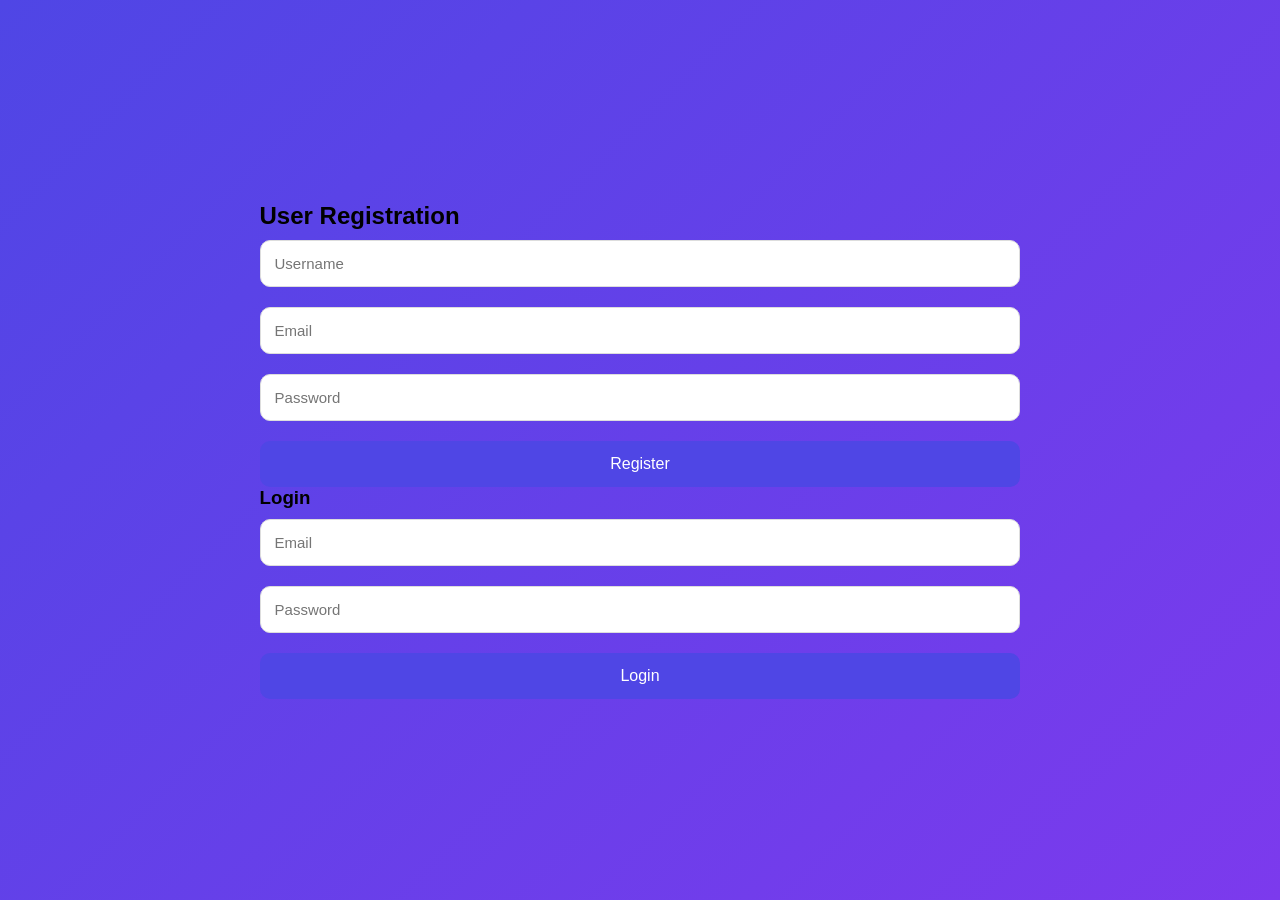
<file: index.html>
<!DOCTYPE html>
<html>
<head>
<link rel="stylesheet" href="style.css">
</head>

<body>

<div class="box">
<h2>User Registration</h2>

<input type="text" placeholder="Username">
<input type="email" placeholder="Email">
<input type="password" placeholder="Password">

<button>Register</button>

<h3>Login</h3>

<input type="email" placeholder="Email">
<input type="password" placeholder="Password">

<button>Login</button>

</div>

</body>
</html>
</file>
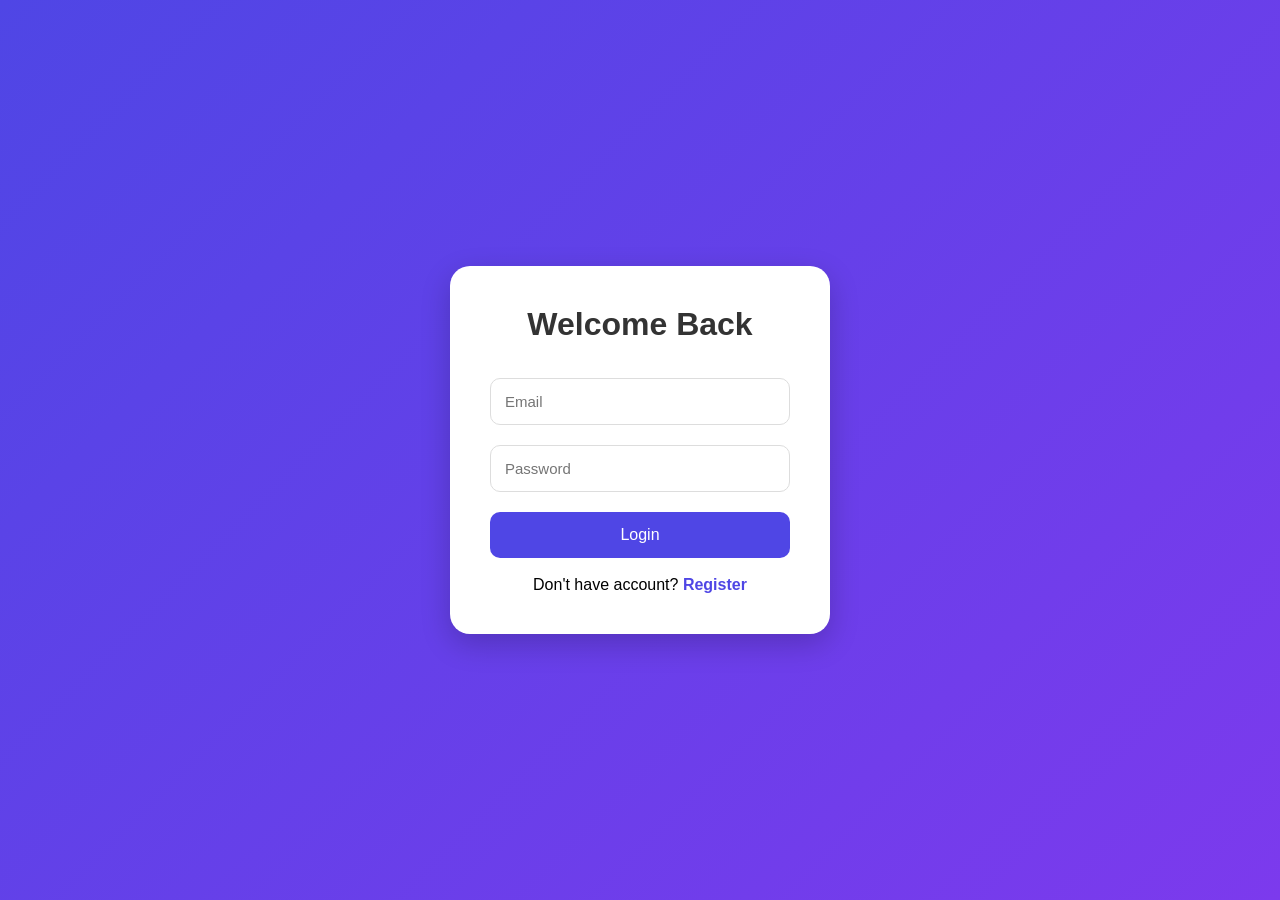
<file: login.html>
<!DOCTYPE html>
<html>

<head>
<title>Login</title>
<link rel="stylesheet" href="style.css">
</head>

<body>

<div class="container">

<h1>Welcome Back</h1>

<input type="email" placeholder="Email">

<input type="password" placeholder="Password">

<button>Login</button>

<p>
Don't have account?
<a href="register.html">Register</a>
</p>

</div>

</body>
</html>
</file>
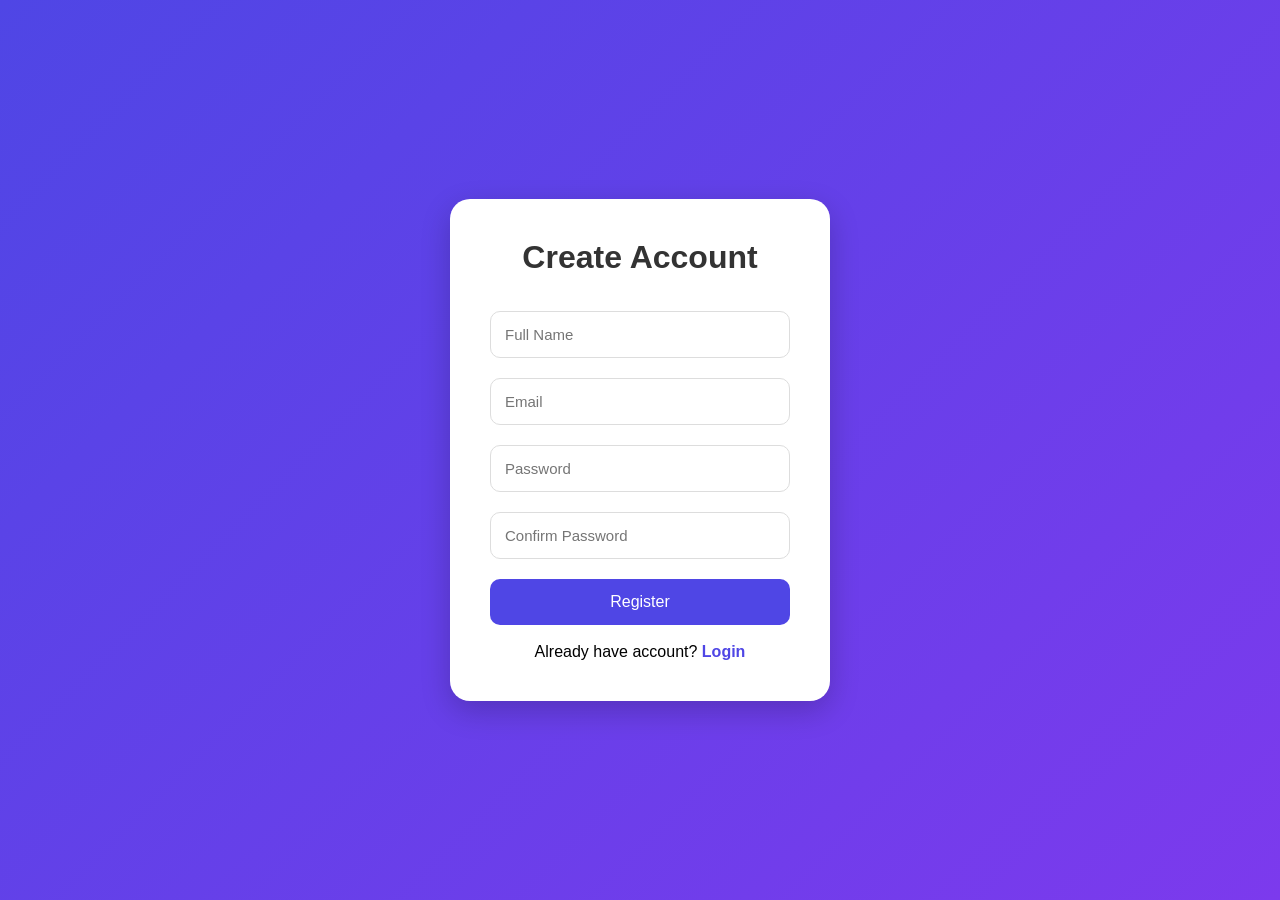
<file: register.html>
<!DOCTYPE html>
<html>

<head>
<title>Register</title>
<link rel="stylesheet" href="style.css">
</head>

<body>

<div class="container">

<h1>Create Account</h1>

<input type="text" placeholder="Full Name">

<input type="email" placeholder="Email">

<input type="password" placeholder="Password">

<input type="password" placeholder="Confirm Password">

<button>Register</button>

<p>
Already have account?
<a href="login.html">Login</a>
</p>

</div>

</body>
</html>
</file>
<file: style.css>
*{
margin:0;
padding:0;
box-sizing:border-box;
font-family:Arial;
}

body{
height:100vh;

display:flex;
justify-content:center;
align-items:center;

background:
linear-gradient(
135deg,
#4f46e5,
#7c3aed
);
}

.container{

width:380px;

background:white;

padding:40px;

border-radius:20px;

box-shadow:
0 10px 30px
rgba(0,0,0,0.2);

}

h1{

text-align:center;

margin-bottom:25px;

color:#333;

}

input{

width:100%;

padding:14px;

margin:10px 0;

border-radius:10px;

border:1px solid #ddd;

font-size:15px;

}

input:focus{

outline:none;

border-color:#4f46e5;

}

button{

width:100%;

padding:14px;

border:none;

border-radius:10px;

background:#4f46e5;

color:white;

font-size:16px;

cursor:pointer;

margin-top:10px;

}

button:hover{

background:#4338ca;

}

p{

margin-top:18px;

text-align:center;

}

a{

text-decoration:none;

color:#4f46e5;

font-weight:bold;

}
</file>
